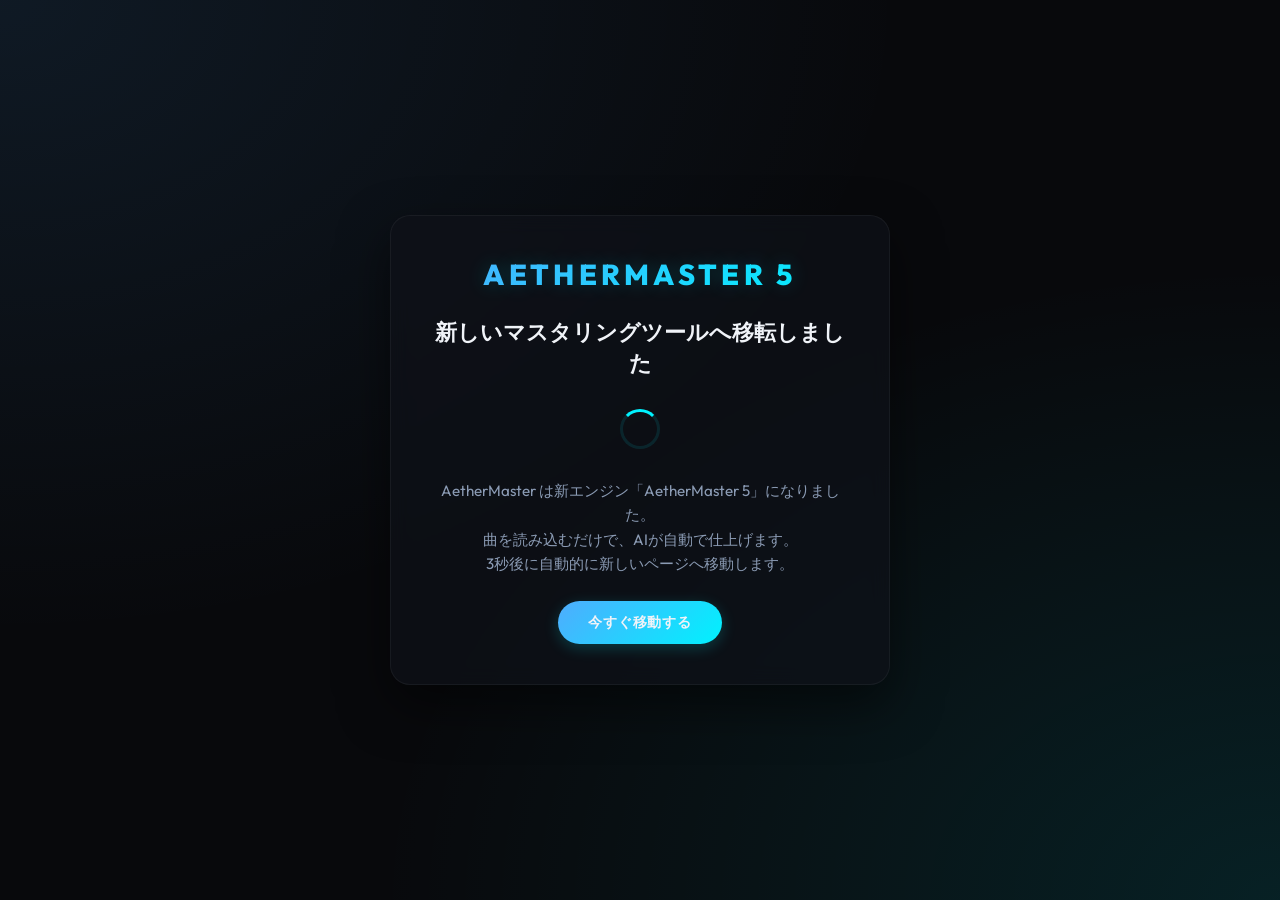
<file: audio-mastering-tool/index.html>
<!DOCTYPE html>
<html lang="ja">
<head>
  <meta charset="UTF-8">
  <meta name="viewport" content="width=device-width, initial-scale=1.0">
  <title>AetherMaster 5 に移転しました</title>
  <!-- SEO & Redirect -->
  <meta http-equiv="refresh" content="3; url=https://bito999p-ctrl.github.io/aether_master/">
  <link rel="canonical" href="https://bito999p-ctrl.github.io/aether_master/">
  <meta name="robots" content="noindex, follow">
  <link rel="icon" href="https://bito999p-ctrl.github.io/sonografica/favicon.png" type="image/png">
  
  <!-- Fonts & Styling -->
  <link rel="preconnect" href="https://fonts.googleapis.com">
  <link rel="preconnect" href="https://fonts.gstatic.com" crossorigin>
  <link href="https://fonts.googleapis.com/css2?family=Outfit:wght@300;400;600;800&display=swap" rel="stylesheet">
  
  <style>
    :root {
      --bg-dark: #08090c;
      --panel-bg: rgba(15, 18, 25, 0.7);
      --accent-blue: #00f2fe;
      --accent-purple: #4facfe;
      --text-main: #f0f3f8;
      --text-muted: #8b9bb4;
    }
    
    * {
      box-sizing: border-box;
      margin: 0;
      padding: 0;
    }
    
    body {
      background-color: var(--bg-dark);
      background-image: 
        radial-gradient(at 0% 0%, rgba(79, 172, 254, 0.1) 0px, transparent 50%),
        radial-gradient(at 100% 100%, rgba(0, 242, 254, 0.1) 0px, transparent 50%);
      color: var(--text-main);
      font-family: 'Outfit', -apple-system, BlinkMacSystemFont, "Segoe UI", Roboto, sans-serif;
      min-height: 100vh;
      display: flex;
      align-items: center;
      justify-content: center;
      overflow: hidden;
    }
    
    .card {
      background: var(--panel-bg);
      border: 1px solid rgba(255, 255, 255, 0.05);
      border-radius: 20px;
      padding: 40px;
      max-width: 500px;
      width: 90%;
      text-align: center;
      box-shadow: 0 20px 50px rgba(0, 0, 0, 0.5);
      backdrop-filter: blur(10px);
      -webkit-backdrop-filter: blur(10px);
      animation: fadeIn 0.8s ease-out;
    }
    
    .logo {
      font-weight: 800;
      font-size: 1.8rem;
      letter-spacing: 0.15em;
      margin-bottom: 25px;
      background: linear-gradient(135deg, var(--accent-purple), var(--accent-blue));
      -webkit-background-clip: text;
      -webkit-text-fill-color: transparent;
      text-shadow: 0 0 20px rgba(0, 242, 254, 0.2);
    }
    
    .spinner-box {
      display: flex;
      justify-content: center;
      align-items: center;
      margin: 30px 0;
    }
    
    .spinner {
      width: 40px;
      height: 40px;
      border: 3px solid rgba(0, 242, 254, 0.1);
      border-top: 3px solid var(--accent-blue);
      border-radius: 50%;
      animation: spin 1s linear infinite;
    }
    
    h1 {
      font-size: 1.4rem;
      font-weight: 600;
      margin-bottom: 15px;
    }
    
    p {
      color: var(--text-muted);
      font-size: 0.95rem;
      line-height: 1.6;
      margin-bottom: 25px;
    }
    
    a {
      display: inline-block;
      color: var(--text-main);
      text-decoration: none;
      background: linear-gradient(135deg, var(--accent-purple), var(--accent-blue));
      padding: 12px 30px;
      border-radius: 30px;
      font-weight: 600;
      font-size: 0.9rem;
      letter-spacing: 0.05em;
      box-shadow: 0 4px 15px rgba(0, 242, 254, 0.2);
      transition: all 0.3s ease;
    }
    
    a:hover {
      transform: translateY(-2px);
      box-shadow: 0 6px 20px rgba(0, 242, 254, 0.4);
    }
    
    @keyframes spin {
      0% { transform: rotate(0deg); }
      100% { transform: rotate(360deg); }
    }
    
    @keyframes fadeIn {
      from { opacity: 0; transform: translateY(10px); }
      to { opacity: 1; transform: translateY(0); }
    }
  </style>
</head>
<body>

  <div class="card">
    <div class="logo">AETHERMASTER 5</div>
    <h1>新しいマスタリングツールへ移転しました</h1>
    <div class="spinner-box">
      <div class="spinner"></div>
    </div>
    <p>
      AetherMaster は新エンジン「AetherMaster 5」になりました。<br>
      曲を読み込むだけで、AIが自動で仕上げます。<br>
      3秒後に自動的に新しいページへ移動します。
    </p>
    <a href="https://bito999p-ctrl.github.io/aether_master/">今すぐ移動する</a>
  </div>

  <script>setTimeout(function () { location.replace('https://bito999p-ctrl.github.io/aether_master/'); }, 3000);</script>
</body>
</html>
</file>
